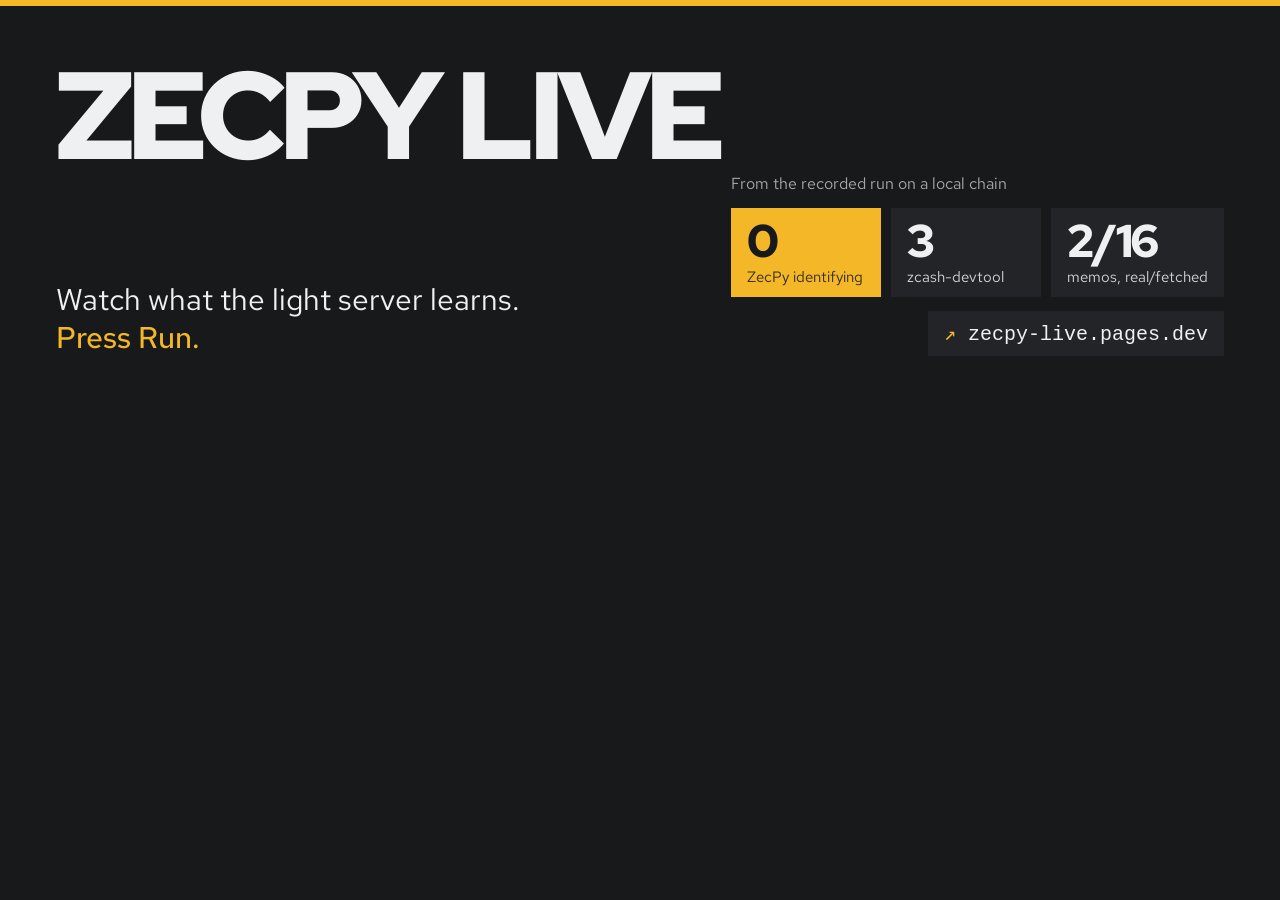
<file: assets/brand/banner.html>
<!doctype html><html><head><meta charset="utf-8">
<link href="https://fonts.googleapis.com/css2?family=Red+Hat+Display:wght@900&family=Red+Hat+Text:wght@400;500&display=block" rel="stylesheet">
<style>
  html,body{margin:0;background:#18191b}
  .b{width:1280px;height:400px;box-sizing:border-box;padding:44px 56px;display:grid;grid-template-columns:1fr auto;grid-template-rows:auto 1fr auto;background:#18191b;color:#eff0f1;font-family:"Red Hat Text",sans-serif;position:relative;overflow:hidden}
  .bar{position:absolute;left:0;top:0;width:100%;height:6px;background:#f4b728}
  .name{grid-column:1/3;font-family:"Red Hat Display";font-weight:900;font-size:124px;line-height:.86;letter-spacing:-.05em;text-transform:uppercase;margin-top:18px}
  .tag{grid-row:3;align-self:end;font-size:30px;line-height:1.25;max-width:640px}
  .tag b{font-weight:500;color:#f4b728}
  .side{grid-row:3;grid-column:2;align-self:end;display:flex;flex-direction:column;align-items:flex-end;gap:14px}
  .cap{font-size:16px;color:#a4a6ab;align-self:flex-start}
  .stats{display:flex;gap:10px}
  .s{background:#222427;padding:12px 16px 10px;min-width:118px}
  .s.ours{background:#f4b728;color:#18191b}
  .s .n{font-family:"Red Hat Display";font-weight:900;font-size:46px;line-height:.9;letter-spacing:-.04em}
  .s .l{font-size:15px;margin-top:6px;opacity:.85}
  .cmd{font-family:ui-monospace,"Liberation Mono",monospace;font-size:20px;background:#222427;padding:10px 16px;color:#eff0f1}
  .cmd span{color:#f4b728}
</style></head><body>
<div class="b"><div class="bar"></div>
  <div class="name">ZecPy Live</div>
  <div class="tag">Watch what the light server learns.<br><b>Press Run.</b></div>
  <div class="side">
    <div class="cap">From the recorded run on a local chain</div>
    <div class="stats"><div class="s ours"><div class="n">0</div><div class="l">ZecPy identifying</div></div><div class="s"><div class="n">3</div><div class="l">zcash-devtool</div></div><div class="s"><div class="n">2/16</div><div class="l">memos, real/fetched</div></div></div>
    <div class="cmd"><span>&#8599;</span> zecpy-live.pages.dev</div>
  </div>
</div></body></html>
</file>
